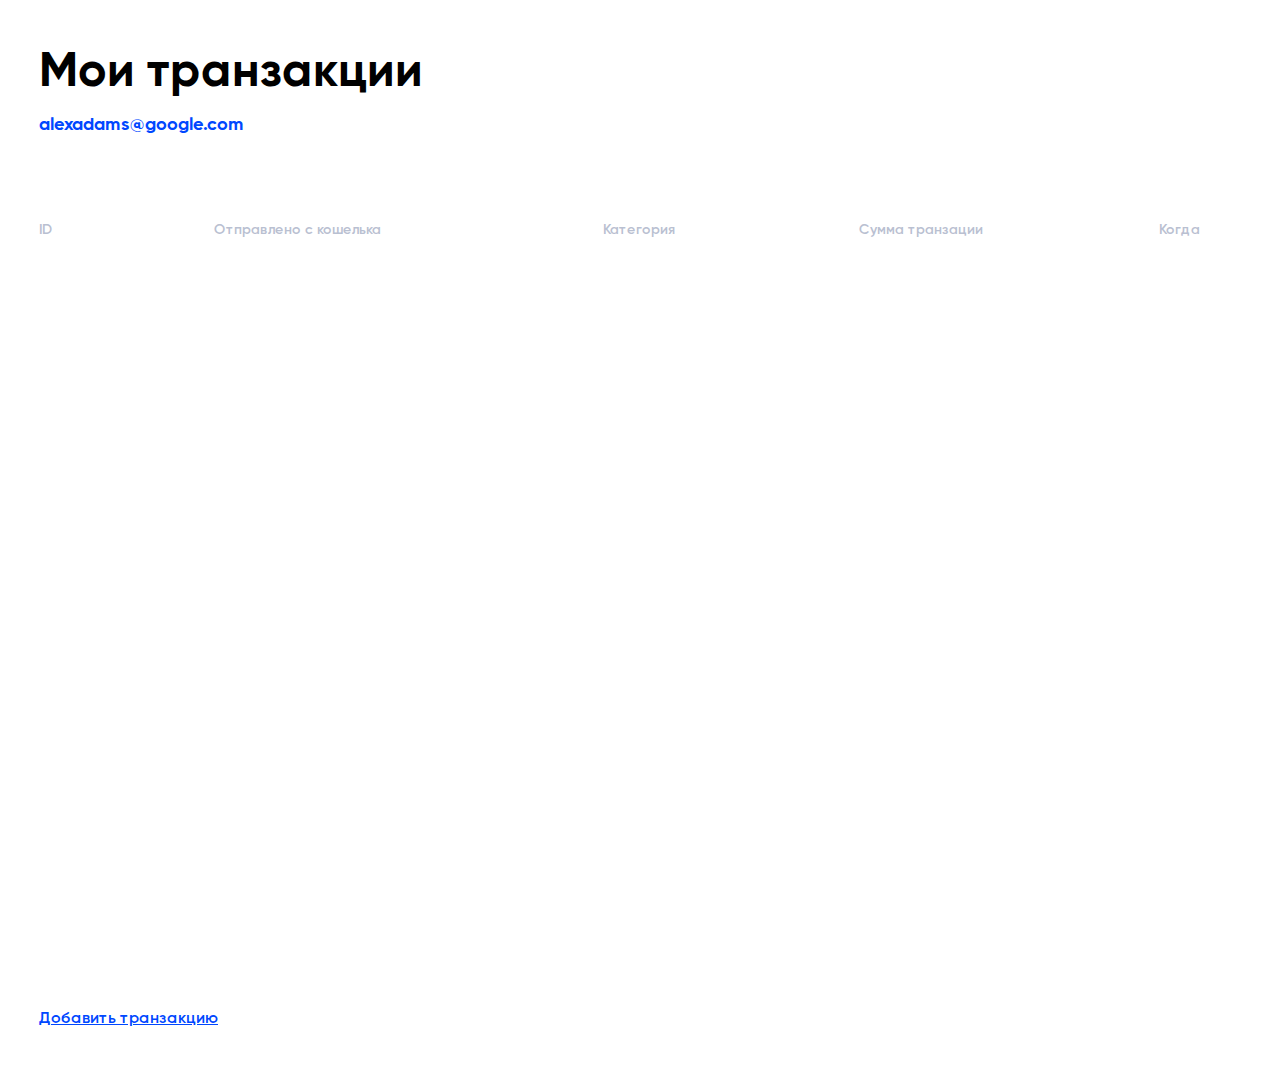
<file: Mytransaction/index.html>
<html lang="en">
<head>
    <meta charset="UTF-8">
    <meta http-equiv="X-UA-Compatible" content="IE=edge">
    <meta name="viewport" content="width=device-width, initial-scale=1.0">
    <link rel="stylesheet" href="../style.css">
    <title>Document</title>
</head>
<body>
    <div class="container">
        <p class="title">Мои транзакции</p>
        <p class="email">alexadams@google.com</p>
        <div class="transaction1">
            <div class="head">
                <p class="id">ID</p>
                <p class="id a">Отправлено с кошелька</p>
                <p class="id b">Категория</p>
                <p class="id c">Сумма транзации</p>
                <p class="id d">Когда</p>
            </div>
        </div>
        <p class="lasttext">Добавить транзакцию</p>
    </div>
    <script type="module" src="./script.js"></script>
</body>
</html>
</file>
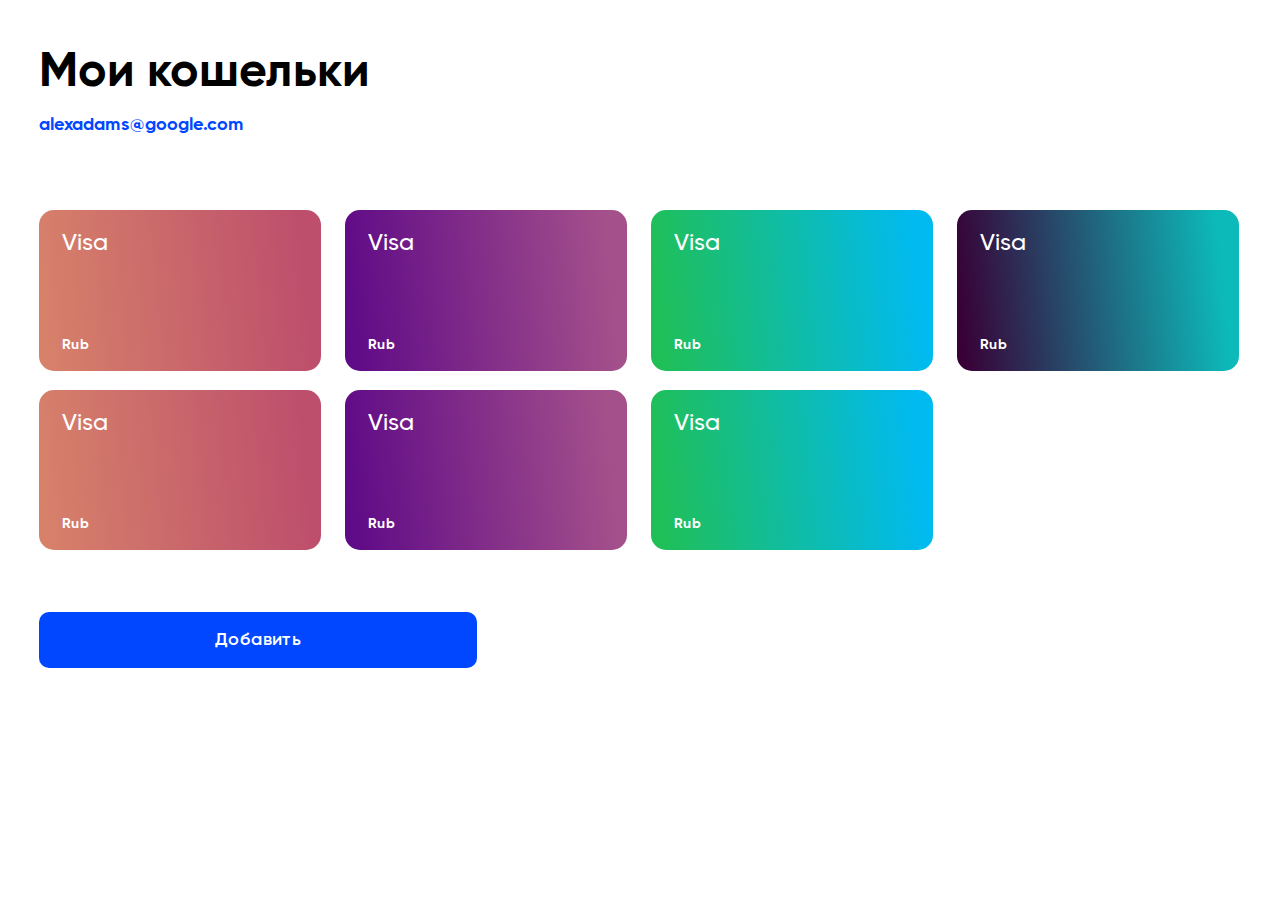
<file: wallet/index.html>
<html lang="en">
<head>
    <meta charset="UTF-8">
    <meta http-equiv="X-UA-Compatible" content="IE=edge">
    <meta name="viewport" content="width=device-width, initial-scale=1.0">
    <link rel="stylesheet" href="../style.css">
    <title>Document</title>
</head>
<body>
    <div class="container">
        <p class="wal">Мои кошельки</p>
        <p class="email">alexadams@google.com</p>
        <div class="walletsBox">
            <div class="walletGrid">
                <p class="visa">Visa</p>
                <p class="rub">Rub</p>
            </div>
            <div class="walletGrid">
                <p class="visa">Visa</p>
                <p class="rub">Rub</p>
            </div>
            <div class="walletGrid">
                <p class="visa">Visa</p>
                <p class="rub">Rub</p>
            </div>
            <div class="walletGrid">
                <p class="visa">Visa</p>
                <p class="rub">Rub</p>
            </div>
            <div class="walletGrid">
                <p class="visa">Visa</p>
                <p class="rub">Rub</p>
            </div>
            <div class="walletGrid">
                <p class="visa">Visa</p>
                <p class="rub">Rub</p>
            </div>
            <div class="walletGrid">
                <p class="visa">Visa</p>
                <p class="rub">Rub</p>
            </div>
        </div>
        <button class="add">Добавить</button>
    </div>

    <script type="module" src="./script.js"></script>
</body>
</html>
</file>
<file: style.css>
@font-face {
    font-family: 'Gilroy 400';
    src: url(./font/Gilroy-Regular.ttf);
}

@font-face {
    font-family: 'Gilroy 500';
    src: url(./font/Gilroy-Medium.ttf);
}

@font-face {
    font-family: 'Gilroy 600';
    src: url(./font/Gilroy-Semibold.ttf);
}

@font-face {
    font-family: 'Gilroy 700';
    src: url(./font/Gilroy-Bold.ttf);
}

* {
    margin: 0;
    padding: 0;
    box-sizing: border-box;
    user-select: none;
}

header {
    width: 100%;
    height: 70px;
    background: #F0F0F0;
}

.headerCont {
    width: 1202px;
    height: 100%;
    display: flex;
    align-items: center;
    justify-content: space-between;
    margin: 0 auto;
}

.headerLeft {
    width: 336px;
    height: 100%;
    display: flex;
    align-items: center;
    justify-content: space-between;
}

.headerRight {
    width: 230px;
    height: 100%;
    display: flex;
    align-items: center;
    justify-content: space-between;
}

.headerBtn {
    font-family: 'Gilroy 500';
    font-size: 16px;
    line-height: 19px;
    color: #000000;
    border: none;
}

.headerBtn2 {
    font-family: 'Gilroy 500';
    font-size: 16px;
    line-height: 19px;
    color: #000000;
    border: none;
}

.headerBtn3 {
    font-family: 'Gilroy 500';
    font-size: 16px;
    line-height: 19px;
    color: #000000;
    border: none;
}

.exit {
    background-image: url(./img/выход.png);
    height: 18px;
    width: 18px;
    background-size: contain;
}

.container {
    width: 1202px;
    margin: 44px auto;
}

.hello {
    font-family: 'Gilroy 700';
    font-size: 48px;
    line-height: 59px;
    margin-bottom: 11px;
}

.email {
    font-family: 'Gilroy 700';
    font-size: 18px;
    line-height: 22px;
    color: #0047FF;
    margin-bottom: 74px;
}

.mywallets {
    font-family: 'Gilroy 500';
    font-size: 24px;
    line-height: 29px;
    margin-bottom: 21px;
}

.wallets {
    width: 100%;
    height: 160px;
    display: flex;
    justify-content: space-between;
    align-items: center;
    margin-bottom: 21px;
}

.wallet {
    border-radius: 15px;
    width: 282px;
    height: 160px;
    display: flex;
    flex-direction: column;
    justify-content: space-between;
    padding: 19px 23px 17px;
    background: linear-gradient(84.37deg, #D7816A 2.27%, #BD4F6C 92.26%);
    color: white;
}

.first {
    background: linear-gradient(84.37deg, #5F0A87 2.27%, #A4508B 92.26%);
}

.second {
    background: linear-gradient(84.37deg, #20BF55 2.27%, #01BAEF 92.26%);
}

.third {
    background: linear-gradient(84.37deg, #380036 2.27%, #0CBABA 92.26%);
}

.visa {
    font-family: 'Gilroy 500';
    font-size: 24px;
    line-height: 29px;
}

.rub {
    font-family: 'Gilroy 700';
    font-size: 14px;
    line-height: 17px;
}

.seemore {
    font-family: 'Gilroy 600';
    font-size: 16px;
    line-height: 20px;
    text-decoration-line: underline;
    color: #0047FF;
    margin-bottom: 74px;
}

.last {
    font-family: 'Gilroy 500';
    font-size: 24px;
    line-height: 29px;
    margin-bottom: 32px;
}

.transaction {
    height: 328px;
    width: 100%;
    display: flex;
    flex-direction: column;
    justify-content: space-between;
}
.transaction1 {
    height: 779px;
    width: 100%;
    display: flex;
    flex-direction: column;
    justify-content: space-between;
}
.head {
    position: relative;
    height: 41px;
    width: 100%;
}

.id {
    font-family: 'Gilroy 600';
    font-size: 14px;
    line-height: 17px;
    color: #B9C0D1;
    width: 20px;
    position: absolute;
    top: 12px;
}

.a {
    position: absolute;
    width: 231px;
    height: 17px;
    left: 175px;
    top: 12px;
}

.b {
    position: absolute;
    width: 98px;
    height: 17px;
    left: 564px;
    top: 12px;
}

.c {
    position: absolute;
    width: 170px;
    height: 17px;
    left: 820px;
    top: 12px;
}

.d {
    position: absolute;
    width: 39px;
    height: 17px;
    left: 1120px;
    top: 12px;
}

.history {
    height: 41px;
    width: 100%;
    position: relative;
    border-bottom: 1px solid #B9C0D1;
}

.text {
    font-family: 'Gilroy 500';
    font-size: 14px;
    line-height: 17px;
    width: 50px;
    overflow: hidden;
    margin-top: 12px;
}

.a1 {
    position: absolute;
    left: 175px;
    width: 30px;
    font-family: 'Gilroy 500';
    font-size: 14px;
    line-height: 17px;
    overflow: hidden;
    top: 12px;
}

.b1 {
    position: absolute;
    left: 564px;
    width: 98px;
    font-family: 'Gilroy 500';
    font-size: 14px;
    line-height: 17px;
    overflow: hidden;
    top: 12px;
}

.c1 {
    position: absolute;
    left: 820px;
    width: 110px;
    font-family: 'Gilroy 500';
    font-size: 14px;
    line-height: 17px;
    overflow: hidden;
    top: 12px;
}

.d1 {
    position: absolute;
    left: 1120px;
    top: 12px;
    width: 79px;
    font-family: 'Gilroy 500';
    font-size: 14px;
    line-height: 17px;
    overflow: hidden;
}

.lasttext {
    margin-top: 20px;
    font-family: 'Gilroy 600';
    font-size: 16px;
    line-height: 20px;
    text-decoration-line: underline;
    color: #0047FF;
}

.wal {
    font-family: 'Gilroy 700';
    font-size: 48px;
    line-height: 59px;
    margin-top: 44px;
    margin-bottom: 11px;
}

.walletsBox {
    width: 100%;
    height: 340px;
    display: grid;
    grid-template-columns: repeat(4, 282px);
    grid-gap: 19px 24px;
}

.walletGrid {
    border-radius: 15px;
    width: 282px;
    display: flex;
    flex-direction: column;
    justify-content: space-between;
    padding: 19px 23px 17px;
    background: linear-gradient(84.37deg, #D7816A 2.27%, #BD4F6C 92.26%);
    color: white;
}

.walletGrid:nth-child(2) {
    background: linear-gradient(84.37deg, #5F0A87 2.27%, #A4508B 92.26%);
}

.walletGrid:nth-child(6) {
    background: linear-gradient(84.37deg, #5F0A87 2.27%, #A4508B 92.26%);
}

.walletGrid:nth-child(3) {
    background: linear-gradient(84.37deg, #20BF55 2.27%, #01BAEF 92.26%);
}

.walletGrid:nth-child(7) {
    background: linear-gradient(84.37deg, #20BF55 2.27%, #01BAEF 92.26%);
}

.walletGrid:nth-child(4) {
    background: linear-gradient(84.37deg, #380036 2.27%, #0CBABA 92.26%);
}

.add {
    width: 438px;
    height: 56px;
    background: #0047FF;
    border-radius: 10px;
    font-family: 'Gilroy 600';
    font-size: 18px;
    line-height: 22px;
    color: #FFFFFF;
    margin-top: 62px;
    border: none;
}

.container2 {
    margin: 250px auto;
    width: 440px;
}

.text6 {
    font-family: 'Gilroy 700';
    font-size: 48px;
    line-height: 59px;
    text-align: center;
    color: #000000;
    margin-bottom: 32px;
}

.box {
    height: 185px;
    width: 100%;
    display: flex;
    flex-direction: column;
    justify-content: space-between;
}

.inp {
    background: #FFFFFF;
    border: 1px solid #000000;
    border-radius: 10px;
    width: 438px;
    height: 56px;
    font-family: 'Gilroy 600';
    font-size: 16px;
    line-height: 20px;
    padding: 19px 25px;
    outline: none;
}

.next {
    width: 438px;
    height: 56px;
    background: #0047FF;
    border-radius: 10px;
    border: none;
    font-family: 'Gilroy 600';
    font-size: 18px;
    line-height: 22px;
    color: #FFFFFF;
}
.title {
    font-family: 'Gilroy 700';
    font-size: 48px;
    line-height: 59px;
    margin-bottom: 11px;
}
.container3 {
    margin: 250px auto;
    width: 512px;
}

.text7 {
    font-family: 'Gilroy 700';
    font-size: 48px;
    line-height: 59px;
    text-align: center;
    color: #000000;
    margin-bottom: 32px;
}

.box1 {
    height: 245px;
    width: 100%;
    display: flex;
    flex-direction: column;
    justify-content: space-between;
}

.inp {
    margin: 0 auto;
}

.next {
    margin: 0 auto;
}
</file>
